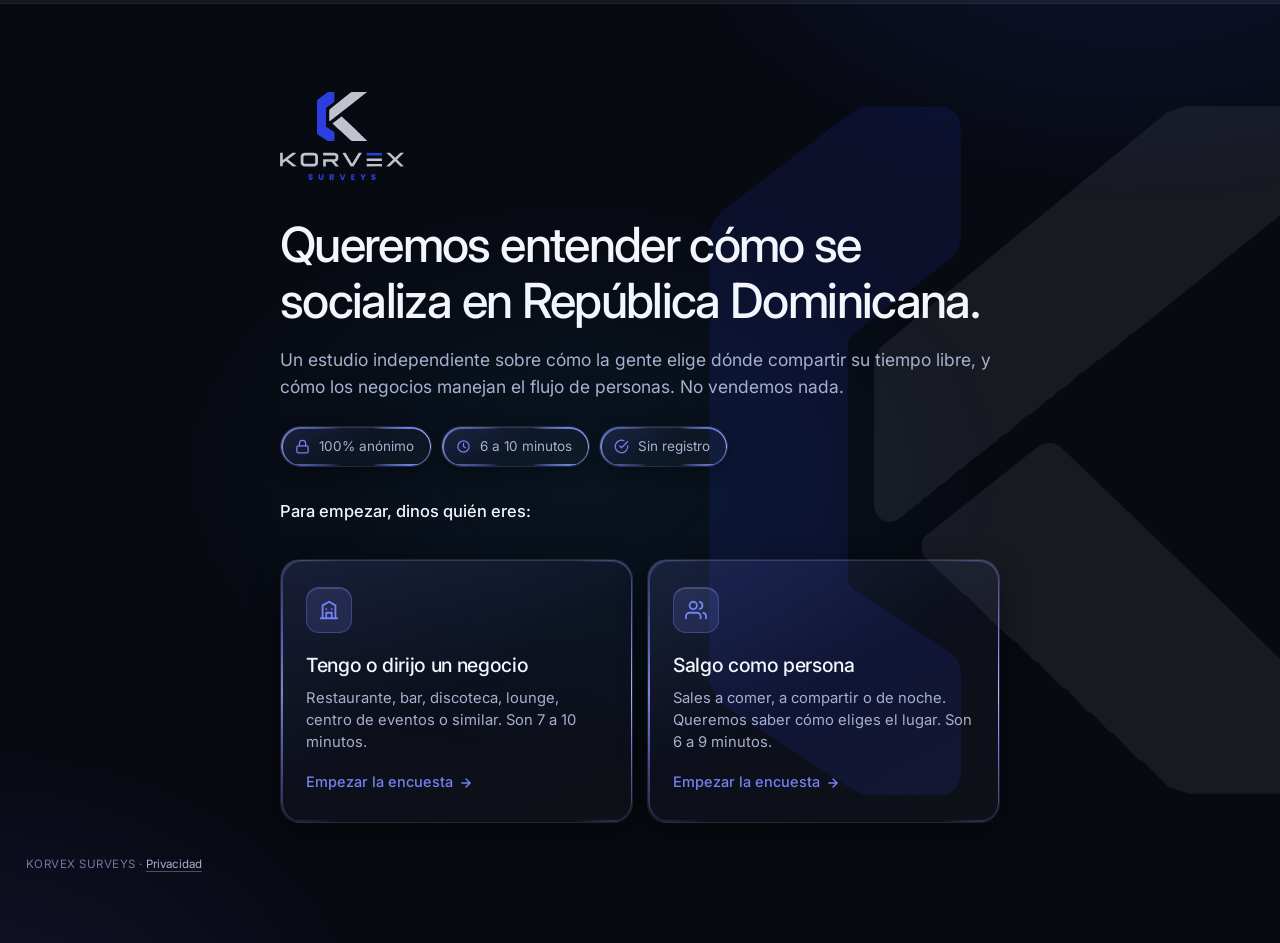
<file: index.html>
<!DOCTYPE html>
<html lang="es">
<head>
<meta charset="utf-8">
<meta name="viewport" content="width=device-width, initial-scale=1, viewport-fit=cover">
<title>Estudio sobre vida social en República Dominicana</title>
<meta name="description" content="Un estudio corto y anónimo sobre cómo se socializa en República Dominicana.">
<meta name="robots" content="noindex, nofollow">
<meta name="theme-color" content="#080a11">
<meta property="og:title" content="Estudio sobre vida social en República Dominicana">
<meta property="og:description" content="Anónimo y toma pocos minutos. Tu respuesta ayuda mucho.">
<meta property="og:type" content="website">
<link rel="icon" href="assets/logo.svg">
<link rel="preconnect" href="https://fonts.googleapis.com">
<link rel="preconnect" href="https://fonts.gstatic.com" crossorigin>
<link href="https://fonts.googleapis.com/css2?family=Inter:wght@400;500&display=swap" rel="stylesheet">
<link rel="stylesheet" href="assets/styles.css">
</head>
<body>

<div class="progress-track"><div class="progress-fill" id="progressFill" style="width:0%"></div></div>

<div class="stage">
  <div class="slide intro">
    <img class="brand" src="assets/logo-full.svg" alt="Korvex Surveys">

    <h1>Queremos entender cómo se socializa en República Dominicana.</h1>
    <p>Un estudio independiente sobre cómo la gente elige dónde compartir su tiempo libre, y cómo los negocios manejan el flujo de personas. No vendemos nada.</p>

    <div class="badges">
      <span class="badge luz">
        <span class="badge-ico"><svg viewBox="0 0 24 24" fill="none" stroke="currentColor" stroke-width="2" stroke-linecap="round" stroke-linejoin="round"><rect x="3" y="11" width="18" height="11" rx="2"/><path d="M7 11V7a5 5 0 0110 0v4"/></svg></span>
        <span>100% anónimo</span>
      </span>
      <span class="badge luz">
        <span class="badge-ico"><svg viewBox="0 0 24 24" fill="none" stroke="currentColor" stroke-width="2" stroke-linecap="round" stroke-linejoin="round"><circle cx="12" cy="12" r="9"/><path d="M12 7v5l3 2"/></svg></span>
        <span>6 a 10 minutos</span>
      </span>
      <span class="badge luz">
        <span class="badge-ico"><svg viewBox="0 0 24 24" fill="none" stroke="currentColor" stroke-width="2" stroke-linecap="round" stroke-linejoin="round"><path d="M22 11.08V12a10 10 0 11-5.93-9.14"/><path d="M22 4L12 14.01l-3-3"/></svg></span>
        <span>Sin registro</span>
      </span>
    </div>

    <p style="font-size:16.5px;color:var(--text);font-weight:500">Para empezar, dinos quién eres:</p>

    <div class="picker">
      <a class="pick luz" id="linkNegocios" href="negocios/">
        <div class="ico">
          <svg viewBox="0 0 24 24" fill="none" stroke="currentColor" stroke-width="2" stroke-linecap="round" stroke-linejoin="round"><path d="M3 21h18"/><path d="M5 21V7l7-4 7 4v14"/><path d="M9 21v-6h6v6"/><path d="M9 11h.01M15 11h.01"/></svg>
        </div>
        <h3>Tengo o dirijo un negocio</h3>
        <p>Restaurante, bar, discoteca, lounge, centro de eventos o similar. Son 7 a 10 minutos.</p>
        <span class="go">Empezar la encuesta
          <svg viewBox="0 0 24 24" fill="none" stroke="currentColor" stroke-width="2.5" stroke-linecap="round" stroke-linejoin="round"><path d="M5 12h14M12 5l7 7-7 7"/></svg>
        </span>
      </a>

      <a class="pick luz" id="linkPersonas" href="personas/">
        <div class="ico">
          <svg viewBox="0 0 24 24" fill="none" stroke="currentColor" stroke-width="2" stroke-linecap="round" stroke-linejoin="round"><path d="M17 21v-2a4 4 0 00-4-4H5a4 4 0 00-4 4v2"/><circle cx="9" cy="7" r="4"/><path d="M23 21v-2a4 4 0 00-3-3.87"/><path d="M16 3.13a4 4 0 010 7.75"/></svg>
        </div>
        <h3>Salgo como persona</h3>
        <p>Sales a comer, a compartir o de noche. Queremos saber cómo eliges el lugar. Son 6 a 9 minutos.</p>
        <span class="go">Empezar la encuesta
          <svg viewBox="0 0 24 24" fill="none" stroke="currentColor" stroke-width="2.5" stroke-linecap="round" stroke-linejoin="round"><path d="M5 12h14M12 5l7 7-7 7"/></svg>
        </span>
      </a>
    </div>
  </div>
</div>

<div class="foot">KORVEX SURVEYS · <button type="button" class="link-priv" id="verPriv">Privacidad</button></div>
<div class="priv" id="priv" hidden>
  <div class="priv-caja glass">
    <h3>Qué hacemos con tus datos</h3>
    <p>La encuesta es anónima. No pedimos tu nombre ni ningún dato que te identifique, salvo que al final decidas dejarnos un contacto — y eso es opcional.</p>
    <p>Si lo dejas, solo lo vemos dos personas del equipo y lo usamos únicamente para escribirte sobre este estudio. No lo vendemos, no lo compartimos y no lo usamos para publicidad.</p>
    <p>Puedes pedir que borremos tus datos escribiendo a <a href="mailto:yedinfermin@gmail.com">yedinfermin@gmail.com</a>.</p>
    <p class="priv-tec">También guardamos, sin identificarte: cuánto te tomó responder, si terminaste, el tipo de dispositivo y por qué enlace llegaste. Sirve para saber si la encuesta está bien hecha.</p>
    <button type="button" class="btn" id="cerrarPriv">Entendido</button>
  </div>
</div>
<script>
(function(){
  var v=document.getElementById("verPriv"), c=document.getElementById("cerrarPriv"), p=document.getElementById("priv");
  v.addEventListener("click",function(){p.hidden=false;});
  c.addEventListener("click",function(){p.hidden=true;});
  p.addEventListener("click",function(e){if(e.target===p)p.hidden=true;});
  document.addEventListener("keydown",function(e){if(e.key==="Escape")p.hidden=true;});
})();
</script>

<script>
  // Conserva el parámetro de seguimiento (?src=...) al pasar a cada encuesta,
  // para poder comparar qué canal de difusión funciona mejor.
  (function () {
    var qs = window.location.search;
    if (!qs) return;
    ['linkNegocios', 'linkPersonas'].forEach(function (id) {
      var el = document.getElementById(id);
      if (el) el.href += qs;
    });
  })();
</script>

</body>
</html>
</file>
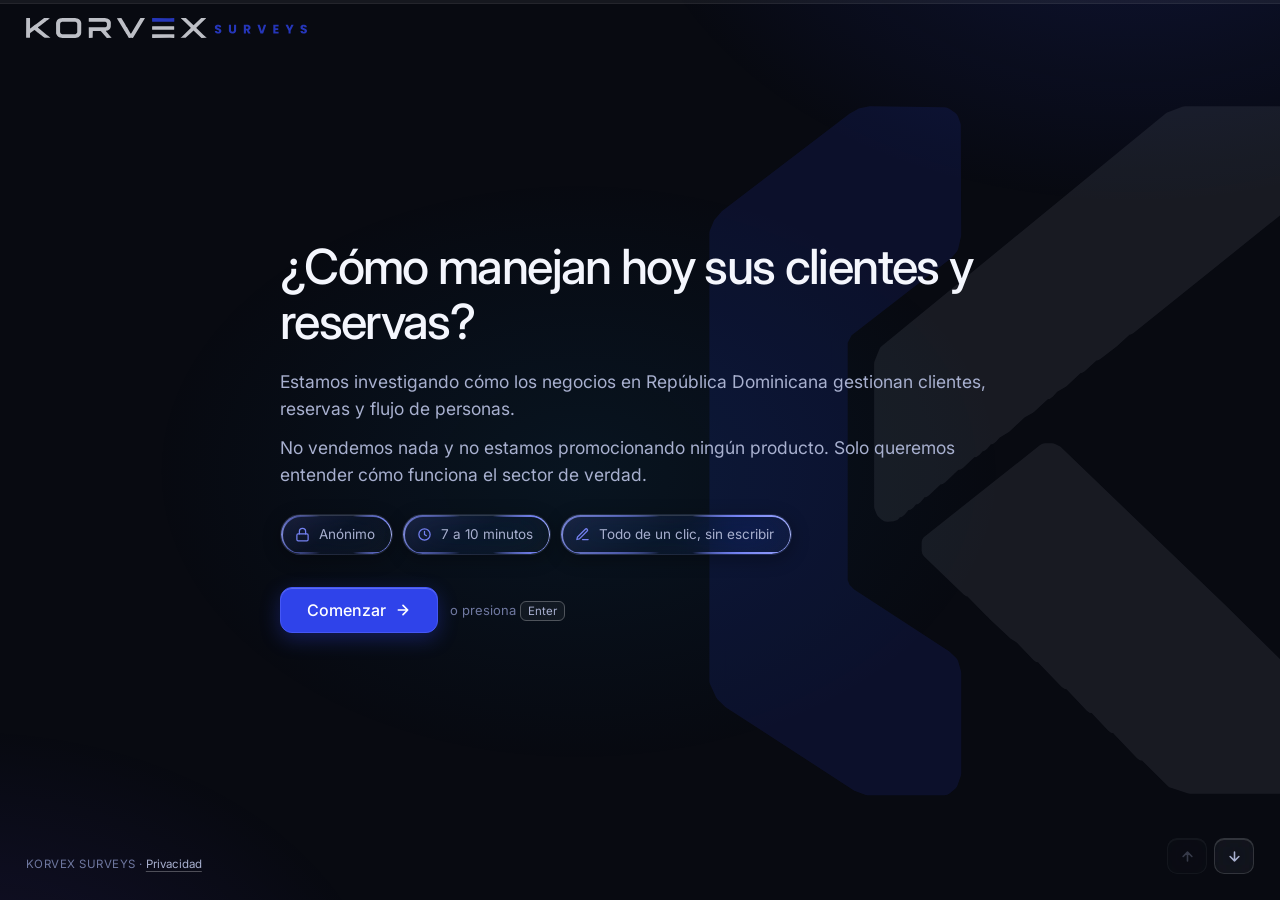
<file: negocios/index.html>
<!DOCTYPE html>
<html lang="es">
<head>
<meta charset="utf-8">
<meta name="viewport" content="width=device-width, initial-scale=1, viewport-fit=cover">
<title>Gestión de clientes y reservas — Estudio para negocios</title>
<meta name="robots" content="noindex, nofollow">
<meta name="theme-color" content="#080a11">
<link rel="icon" href="../assets/logo.svg">
<link rel="preconnect" href="https://fonts.googleapis.com">
<link rel="preconnect" href="https://fonts.gstatic.com" crossorigin>
<link href="https://fonts.googleapis.com/css2?family=Inter:wght@400;500&display=swap" rel="stylesheet">
<link rel="stylesheet" href="../assets/styles.css">
</head>
<body>

<div class="progress-track"><div class="progress-fill" id="progressFill"></div></div>

<header class="topbar">
  <img src="../assets/logo.svg" alt="Korvex Surveys">
  <span class="counter" id="counter"></span>
</header>

<main class="stage" id="stage">
  <div class="slide intro">
    <h1>¿Cómo manejan hoy sus clientes y reservas?</h1>
    <p>Estamos investigando cómo los negocios en República Dominicana gestionan clientes, reservas y flujo de personas.</p>
    <p>No vendemos nada y no estamos promocionando ningún producto. Solo queremos entender cómo funciona el sector de verdad.</p>

    <div class="badges">
      <span class="badge luz">
        <span class="badge-ico"><svg viewBox="0 0 24 24" fill="none" stroke="currentColor" stroke-width="2" stroke-linecap="round" stroke-linejoin="round"><rect x="3" y="11" width="18" height="11" rx="2"/><path d="M7 11V7a5 5 0 0110 0v4"/></svg></span>
        <span>Anónimo</span>
      </span>
      <span class="badge luz">
        <span class="badge-ico"><svg viewBox="0 0 24 24" fill="none" stroke="currentColor" stroke-width="2" stroke-linecap="round" stroke-linejoin="round"><circle cx="12" cy="12" r="9"/><path d="M12 7v5l3 2"/></svg></span>
        <span>7 a 10 minutos</span>
      </span>
      <span class="badge luz">
        <span class="badge-ico"><svg viewBox="0 0 24 24" fill="none" stroke="currentColor" stroke-width="2" stroke-linecap="round" stroke-linejoin="round"><path d="M12 20h9"/><path d="M16.5 3.5a2.12 2.12 0 013 3L7 19l-4 1 1-4z"/></svg></span>
        <span>Todo de un clic, sin escribir</span>
      </span>
    </div>

    <div class="actions">
      <button class="btn" id="begin">Comenzar
        <svg style="width:16px;height:16px" viewBox="0 0 24 24" fill="none" stroke="currentColor" stroke-width="2.5" stroke-linecap="round" stroke-linejoin="round"><path d="M5 12h14M12 5l7 7-7 7"/></svg>
      </button>
      <span class="hint">o presiona <kbd>Enter</kbd></span>
    </div>
  </div>
</main>

<div class="navpad">
  <button class="navbtn" id="navUp" disabled aria-label="Pregunta anterior">
    <svg viewBox="0 0 24 24" fill="none" stroke="currentColor" stroke-width="2.5" stroke-linecap="round" stroke-linejoin="round"><path d="M12 19V5M5 12l7-7 7 7"/></svg>
  </button>
  <button class="navbtn" id="navDown" aria-label="Siguiente pregunta">
    <svg viewBox="0 0 24 24" fill="none" stroke="currentColor" stroke-width="2.5" stroke-linecap="round" stroke-linejoin="round"><path d="M12 5v14M5 12l7 7 7-7"/></svg>
  </button>
</div>

<div class="foot">KORVEX SURVEYS · <button type="button" class="link-priv" id="verPriv">Privacidad</button></div>
<div class="priv" id="priv" hidden>
  <div class="priv-caja glass">
    <h3>Qué hacemos con tus datos</h3>
    <p>La encuesta es anónima. No pedimos tu nombre ni ningún dato que te identifique, salvo que al final decidas dejarnos un contacto — y eso es opcional.</p>
    <p>Si lo dejas, solo lo vemos dos personas del equipo y lo usamos únicamente para escribirte sobre este estudio. No lo vendemos, no lo compartimos y no lo usamos para publicidad.</p>
    <p>Puedes pedir que borremos tus datos escribiendo a <a href="mailto:yedinfermin@gmail.com">yedinfermin@gmail.com</a>.</p>
    <p class="priv-tec">También guardamos, sin identificarte: cuánto te tomó responder, si terminaste, el tipo de dispositivo y por qué enlace llegaste. Sirve para saber si la encuesta está bien hecha.</p>
    <button type="button" class="btn" id="cerrarPriv">Entendido</button>
  </div>
</div>
<script>
(function(){
  var v=document.getElementById("verPriv"), c=document.getElementById("cerrarPriv"), p=document.getElementById("priv");
  v.addEventListener("click",function(){p.hidden=false;});
  c.addEventListener("click",function(){p.hidden=true;});
  p.addEventListener("click",function(e){if(e.target===p)p.hidden=true;});
  document.addEventListener("keydown",function(e){if(e.key==="Escape")p.hidden=true;});
})();
</script>

<script src="../assets/config.js"></script>
<script src="../assets/engine.js"></script>
<script src="../assets/survey-negocios.js"></script>
<script>
(function () {
  var started = false;
  function arrancar() {
    if (started) return;
    started = true;
    var s = new KorvexSurvey({
      surveyType: 'negocios',
      questions: window.PREGUNTAS_NEGOCIOS,
      doneTitle: 'Gracias por tu tiempo.',
      doneText: 'Tus respuestas nos ayudan a entender mejor lo que viven negocios como el tuyo. Si dejaste tu contacto, te escribimos pronto.'
    });
    s.start();
  }
  document.getElementById('begin').addEventListener('click', arrancar);
  document.addEventListener('keydown', function onKey(e) {
    if (e.key === 'Enter' && !started) { e.preventDefault(); arrancar(); }
  });
})();
</script>

</body>
</html>
</file>
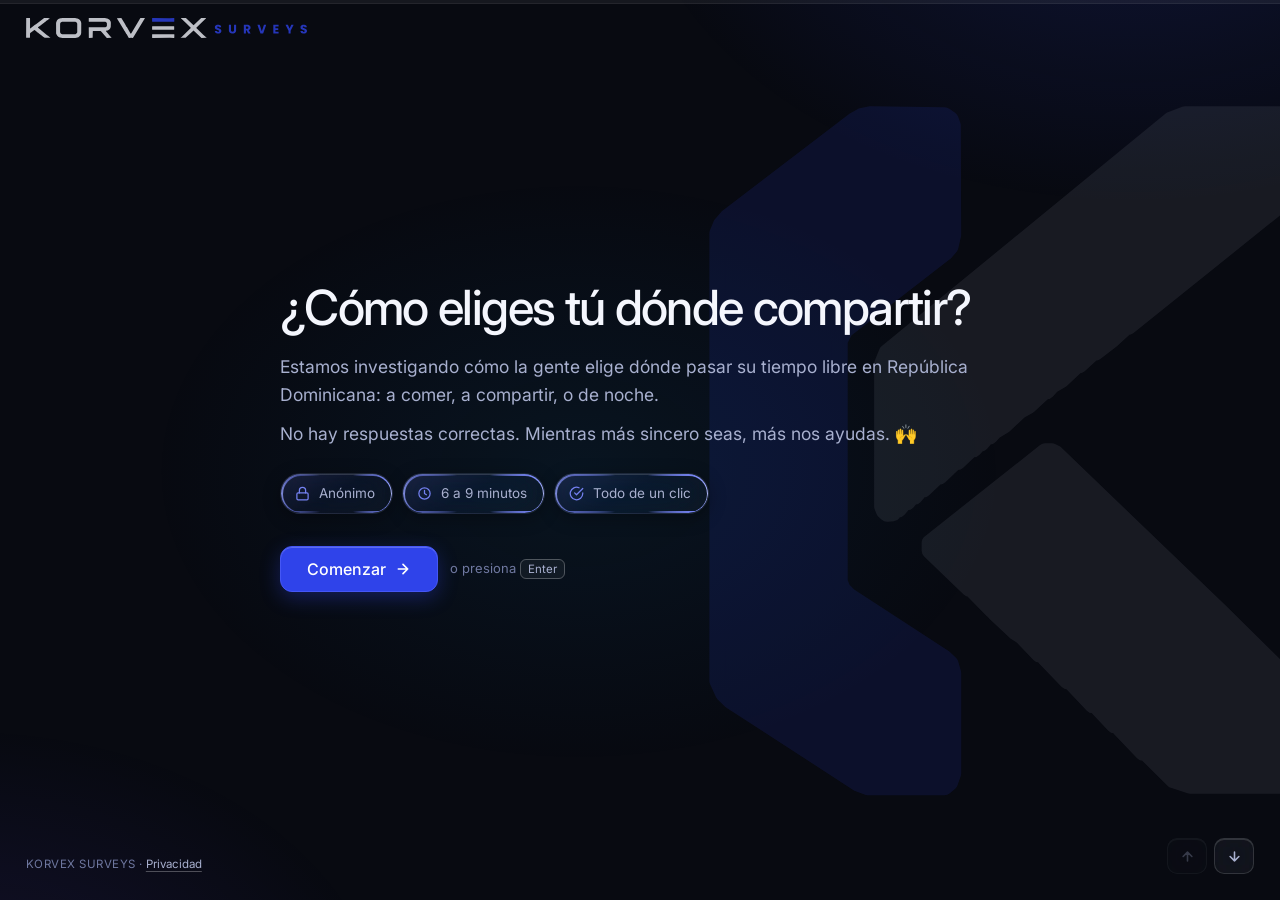
<file: personas/index.html>
<!DOCTYPE html>
<html lang="es">
<head>
<meta charset="utf-8">
<meta name="viewport" content="width=device-width, initial-scale=1, viewport-fit=cover">
<title>¿Cómo eliges dónde compartir? — Estudio en RD</title>
<meta name="robots" content="noindex, nofollow">
<meta name="theme-color" content="#080a11">
<link rel="icon" href="../assets/logo.svg">
<link rel="preconnect" href="https://fonts.googleapis.com">
<link rel="preconnect" href="https://fonts.gstatic.com" crossorigin>
<link href="https://fonts.googleapis.com/css2?family=Inter:wght@400;500&display=swap" rel="stylesheet">
<link rel="stylesheet" href="../assets/styles.css">
</head>
<body>

<div class="progress-track"><div class="progress-fill" id="progressFill"></div></div>

<header class="topbar">
  <img src="../assets/logo.svg" alt="Korvex Surveys">
  <span class="counter" id="counter"></span>
</header>

<main class="stage" id="stage">
  <div class="slide intro">
    <h1>¿Cómo eliges tú dónde compartir?</h1>
    <p>Estamos investigando cómo la gente elige dónde pasar su tiempo libre en República Dominicana: a comer, a compartir, o de noche.</p>
    <p>No hay respuestas correctas. Mientras más sincero seas, más nos ayudas. 🙌</p>

    <div class="badges">
      <span class="badge luz">
        <span class="badge-ico"><svg viewBox="0 0 24 24" fill="none" stroke="currentColor" stroke-width="2" stroke-linecap="round" stroke-linejoin="round"><rect x="3" y="11" width="18" height="11" rx="2"/><path d="M7 11V7a5 5 0 0110 0v4"/></svg></span>
        <span>Anónimo</span>
      </span>
      <span class="badge luz">
        <span class="badge-ico"><svg viewBox="0 0 24 24" fill="none" stroke="currentColor" stroke-width="2" stroke-linecap="round" stroke-linejoin="round"><circle cx="12" cy="12" r="9"/><path d="M12 7v5l3 2"/></svg></span>
        <span>6 a 9 minutos</span>
      </span>
      <span class="badge luz">
        <span class="badge-ico"><svg viewBox="0 0 24 24" fill="none" stroke="currentColor" stroke-width="2" stroke-linecap="round" stroke-linejoin="round"><path d="M22 11.08V12a10 10 0 11-5.93-9.14"/><path d="M22 4L12 14.01l-3-3"/></svg></span>
        <span>Todo de un clic</span>
      </span>
    </div>

    <div class="actions">
      <button class="btn" id="begin">Comenzar
        <svg style="width:16px;height:16px" viewBox="0 0 24 24" fill="none" stroke="currentColor" stroke-width="2.5" stroke-linecap="round" stroke-linejoin="round"><path d="M5 12h14M12 5l7 7-7 7"/></svg>
      </button>
      <span class="hint">o presiona <kbd>Enter</kbd></span>
    </div>
  </div>
</main>

<div class="navpad">
  <button class="navbtn" id="navUp" disabled aria-label="Pregunta anterior">
    <svg viewBox="0 0 24 24" fill="none" stroke="currentColor" stroke-width="2.5" stroke-linecap="round" stroke-linejoin="round"><path d="M12 19V5M5 12l7-7 7 7"/></svg>
  </button>
  <button class="navbtn" id="navDown" aria-label="Siguiente pregunta">
    <svg viewBox="0 0 24 24" fill="none" stroke="currentColor" stroke-width="2.5" stroke-linecap="round" stroke-linejoin="round"><path d="M12 5v14M5 12l7 7 7-7"/></svg>
  </button>
</div>

<div class="foot">KORVEX SURVEYS · <button type="button" class="link-priv" id="verPriv">Privacidad</button></div>
<div class="priv" id="priv" hidden>
  <div class="priv-caja glass">
    <h3>Qué hacemos con tus datos</h3>
    <p>La encuesta es anónima. No pedimos tu nombre ni ningún dato que te identifique, salvo que al final decidas dejarnos un contacto — y eso es opcional.</p>
    <p>Si lo dejas, solo lo vemos dos personas del equipo y lo usamos únicamente para escribirte sobre este estudio. No lo vendemos, no lo compartimos y no lo usamos para publicidad.</p>
    <p>Puedes pedir que borremos tus datos escribiendo a <a href="mailto:yedinfermin@gmail.com">yedinfermin@gmail.com</a>.</p>
    <p class="priv-tec">También guardamos, sin identificarte: cuánto te tomó responder, si terminaste, el tipo de dispositivo y por qué enlace llegaste. Sirve para saber si la encuesta está bien hecha.</p>
    <button type="button" class="btn" id="cerrarPriv">Entendido</button>
  </div>
</div>
<script>
(function(){
  var v=document.getElementById("verPriv"), c=document.getElementById("cerrarPriv"), p=document.getElementById("priv");
  v.addEventListener("click",function(){p.hidden=false;});
  c.addEventListener("click",function(){p.hidden=true;});
  p.addEventListener("click",function(e){if(e.target===p)p.hidden=true;});
  document.addEventListener("keydown",function(e){if(e.key==="Escape")p.hidden=true;});
})();
</script>

<script src="../assets/config.js"></script>
<script src="../assets/engine.js"></script>
<script src="../assets/survey-personas.js"></script>
<script>
(function () {
  var started = false;
  function arrancar() {
    if (started) return;
    started = true;
    var s = new KorvexSurvey({
      surveyType: 'personas',
      questions: window.PREGUNTAS_PERSONAS,
      doneTitle: '¡Gracias! De verdad.',
      doneText: 'Tus respuestas nos ayudan a entender cómo se vive salir en RD. Si dejaste tu contacto, te avisamos cuando haya algo que probar.'
    });
    s.start();
  }
  document.getElementById('begin').addEventListener('click', arrancar);
  document.addEventListener('keydown', function onKey(e) {
    if (e.key === 'Enter' && !started) { e.preventDefault(); arrancar(); }
  });
})();
</script>

</body>
</html>
</file>
<file: assets/styles.css>
/* KORVEX SURVEYS — hoja de estilos
   Vidrio esmerilado sobre fondo nocturno.
   Tokens y reglas documentados en DESIGN_SYSTEM.md */

:root {
  --bg: #080a11;

  --glass: rgba(255,255,255,.045);
  --glass-hover: rgba(255,255,255,.075);
  --glass-sel: rgba(70,92,255,.19);
  --glass-line: rgba(255,255,255,.14);
  --glass-line-hi: rgba(255,255,255,.26);
  --blur: 20px;
  --sat: 170%;
  --specular: inset 0 1px 0 rgba(255,255,255,.14);
  --lift: 0 8px 28px rgba(0,0,0,.38);

  --blue: #2f43ea;          /* relleno */
  --blue-fill-hi: #4557f5;  /* relleno al pasar el cursor — blanco encima da 5.3:1 */
  --blue-text: #7481f1;     /* texto e íconos sobre oscuro — 5.2:1 sobre el fondo */
  --ok: #34d8a4;
  --danger: #ff6b6f;

  --text: #f4f6fd;
  --text-2: #a8b0cf;
  --text-3: #6f78a0;

  --r-sm: 10px;
  --r: 14px;
  --r-lg: 20px;
  --wrap: 720px;
  --marca: .12;            /* marca de agua del fondo — tope antes de romper contraste */

  --font: 'Inter', -apple-system, BlinkMacSystemFont, 'Segoe UI', Roboto, sans-serif;
  --ease: cubic-bezier(.22, 1, .36, 1);
}

* { box-sizing: border-box; margin: 0; padding: 0; -webkit-tap-highlight-color: transparent; }

html, body {
  height: 100%;
  background: var(--bg);
  color: var(--text);
  font-family: var(--font);
  font-size: 17px;
  line-height: 1.55;
  -webkit-font-smoothing: antialiased;
  overscroll-behavior: none;
}

/* Halos de color. Sin algo que refractar, el vidrio no se percibe. */
body::before {
  content: '';
  position: fixed;
  inset: -10%;
  background:
    radial-gradient(48rem 34rem at 82% -6%,  rgba(47,67,234,.18), transparent 62%),
    radial-gradient(42rem 30rem at 6% 104%,  rgba(109,75,255,.12), transparent 60%),
    radial-gradient(38rem 26rem at 46% 52%,  rgba(14,126,196,.09), transparent 66%);
  pointer-events: none;
  z-index: 0;
}

/* Marca de agua. El ícono grande, sangrado por el borde derecho.
   La opacidad se ajusta con --marca: por encima de .12 el texto deja de
   cumplir contraste AA donde se encima al ala plateada del ícono. */
body::after {
  content: '';
  position: fixed;
  top: 50%;
  right: -14vmin;
  width: 78vmin;
  height: 78vmin;
  transform: translateY(-50%);
  background: url('marca-fondo.svg') no-repeat center / contain;
  opacity: var(--marca);
  pointer-events: none;
  z-index: 0;
}

/* ---------- material ---------- */

.glass {
  background: var(--glass);
  -webkit-backdrop-filter: blur(var(--blur)) saturate(var(--sat));
  backdrop-filter: blur(var(--blur)) saturate(var(--sat));
  border: 1px solid var(--glass-line);
  box-shadow: var(--specular), var(--lift);
}

/* Sin soporte de backdrop-filter: relleno opaco equivalente.
   Nunca se deja texto flotando sobre el fondo. */
@supports not ((backdrop-filter: blur(1px)) or (-webkit-backdrop-filter: blur(1px))) {
  .glass, .opt, .textarea, .btn.ghost, .navbtn, .qmeta { background: #171b28 !important; }
  .pick, .badge { background: #1b2038 !important; }
}

/* ---------- barra de progreso ---------- */
.progress-track {
  position: fixed;
  top: 0; left: 0; right: 0;
  height: 4px;
  background: rgba(255,255,255,.06);
  border-bottom: 1px solid rgba(255,255,255,.06);
  z-index: 50;
}
.progress-fill {
  height: 100%;
  width: 0%;
  background: linear-gradient(90deg, var(--blue), var(--blue-text));
  transition: width .5s var(--ease);
}

/* ---------- cabecera ---------- */
.topbar {
  position: fixed;
  top: 0; left: 0; right: 0;
  display: flex;
  align-items: center;
  justify-content: space-between;
  padding: 18px 26px;
  z-index: 40;
  pointer-events: none;
}
.topbar img { height: 20px; opacity: .78; }
.counter {
  font-size: 12px;
  font-weight: 500;
  color: var(--text-3);
  font-variant-numeric: tabular-nums;
  letter-spacing: .08em;
}

/* ---------- lienzo ---------- */
.stage {
  position: relative;
  z-index: 1;
  min-height: 100dvh;
  display: flex;
  align-items: center;
  justify-content: center;
  padding: 92px 26px 120px;
}
.slide {
  width: 100%;
  max-width: var(--wrap);
  animation: slideIn .5s var(--ease) both;
}
.slide.leaving { animation: slideOut .26s var(--ease) both; }
.slide.back { animation: slideInBack .5s var(--ease) both; }

@keyframes slideIn     { from { opacity:0; transform: translateY(24px) scale(.985); } to { opacity:1; transform:none; } }
@keyframes slideInBack { from { opacity:0; transform: translateY(-24px) scale(.985); } to { opacity:1; transform:none; } }
@keyframes slideOut    { from { opacity:1; } to { opacity:0; transform: translateY(-12px); } }

.qnum {
  display: inline-flex;
  align-items: center;
  gap: 7px;
  color: var(--blue-text);
  font-size: 13px;
  font-weight: 500;
  margin-bottom: 13px;
  letter-spacing: .04em;
}
.qnum svg { width: 11px; height: 11px; }

.qtitle {
  font-size: clamp(1.4rem, 4.3vw, 2rem);
  font-weight: 500;
  line-height: 1.26;
  letter-spacing: -.022em;
  margin-bottom: 10px;
}
/* La ayuda bajo el título llevaba instrucciones que la gente se saltaba.
   Sube de 15 a 16.5 px y gana aire para que se lea de verdad. */
.qhelp {
  color: var(--text-2);
  font-size: 16.5px;
  line-height: 1.55;
  margin-top: 5px;
}

/* "Opcional" y "Puedes elegir varias" estaban en gris sobre vidrio y pasaban
   desapercibidos. Van en azul sólido, como el botón, para que se vean. */
.qmeta {
  display: inline-block;
  margin-top: 14px;
  font-size: 13.5px;
  font-weight: 500;
  color: #fff;
  background: var(--blue);
  border: 1px solid var(--blue-fill-hi);
  border-radius: 999px;
  padding: 6px 16px;
  box-shadow: inset 0 1px 0 rgba(255, 255, 255, .22), 0 4px 14px rgba(47, 67, 234, .3);
}


/* Borde de luz giratorio. El ángulo se anima con @property, que es lo que
   permite interpolar un conic-gradient. Sin soporte, la regla @supports de
   más abajo deja un borde fijo y todo se ve igual de bien. */
@property --giro { syntax: '<angle>'; initial-value: 0deg; inherits: false; }

.luz { position: relative; isolation: isolate; }
.luz::before {
  content: '';
  position: absolute;
  inset: 0;
  border-radius: inherit;
  padding: 1.5px;
  background: conic-gradient(from var(--giro),
    transparent 0deg, transparent 42deg,
    rgba(124,138,255,.95) 74deg, rgba(180,190,255,1) 90deg, rgba(124,138,255,.95) 106deg,
    transparent 138deg, transparent 222deg,
    rgba(124,138,255,.6) 252deg, rgba(150,162,255,.8) 270deg, rgba(124,138,255,.6) 288deg,
    transparent 318deg, transparent 360deg);
  -webkit-mask: linear-gradient(#000 0 0) content-box, linear-gradient(#000 0 0);
  -webkit-mask-composite: xor;
  mask: linear-gradient(#000 0 0) content-box, linear-gradient(#000 0 0);
  mask-composite: exclude;
  animation: giroLuz 5s linear infinite;
  pointer-events: none;
  z-index: 2;
}
@keyframes giroLuz { to { --giro: 360deg; } }

/* El navegador no soporta animar el ángulo: borde fijo con el mismo aspecto. */
@supports not (background: conic-gradient(from 0deg, red, blue)) {
  .luz::before { background: linear-gradient(135deg, rgba(124,138,255,.85), transparent 45%, transparent 60%, rgba(124,138,255,.5)); animation: none; }
}
@media (prefers-reduced-motion: reduce) { .luz::before { animation: none; } }

/* ---------- opciones ---------- */
.options { margin-top: 26px; display: flex; flex-direction: column; gap: 10px; }

.opt {
  display: flex;
  align-items: center;
  gap: 13px;
  width: 100%;
  min-height: 48px;
  text-align: left;
  background: var(--glass);
  -webkit-backdrop-filter: blur(var(--blur)) saturate(var(--sat));
  backdrop-filter: blur(var(--blur)) saturate(var(--sat));
  border: 1px solid var(--glass-line);
  border-radius: var(--r);
  box-shadow: var(--specular), var(--lift);
  padding: 15px 17px;
  color: var(--text);
  font-family: var(--font);
  font-size: 16px;
  cursor: pointer;
  transition: background .2s, border-color .2s, transform .14s var(--ease), box-shadow .2s;
}
.opt:hover { background: var(--glass-hover); border-color: var(--glass-line-hi); }
.opt:active { transform: scale(.99); }
.opt:focus-visible { outline: 2px solid var(--blue-text); outline-offset: 2px; }

.opt.selected {
  background: var(--glass-sel);
  border-color: var(--blue);
  box-shadow: var(--specular), var(--lift), 0 0 0 1px rgba(116,129,241,.5);
}
.opt.disabled { opacity: .38; cursor: not-allowed; box-shadow: var(--specular); }

.key {
  flex: 0 0 auto;
  width: 27px; height: 27px;
  display: grid; place-items: center;
  border: 1px solid var(--glass-line-hi);
  border-radius: 7px;
  font-size: 12px;
  font-weight: 500;
  color: var(--text-2);
  transition: all .2s;
}
.opt.selected .key {
  background: var(--blue);
  border-color: var(--blue-fill-hi);
  color: #fff;
  box-shadow: inset 0 1px 0 rgba(255,255,255,.28);
}
.opt-label { flex: 1; }
.tick { width: 17px; height: 17px; opacity: 0; transition: opacity .2s; color: var(--blue-text); flex: 0 0 auto; }
.opt.selected .tick { opacity: 1; }

/* ---------- campos ---------- */
.field, .other-input {
  width: 100%;
  background: transparent;
  border: none;
  border-bottom: 1px solid var(--glass-line-hi);
  color: var(--text);
  font-family: var(--font);
  font-size: 19px;
  padding: 12px 2px;
  outline: none;
  transition: border-color .2s;
}
.field::placeholder, .textarea::placeholder { color: var(--text-3); }
.field:focus, .other-input:focus { border-bottom-color: var(--blue-text); }

.textarea {
  width: 100%;
  background: var(--glass);
  -webkit-backdrop-filter: blur(var(--blur)) saturate(var(--sat));
  backdrop-filter: blur(var(--blur)) saturate(var(--sat));
  border: 1px solid var(--glass-line);
  border-radius: var(--r);
  box-shadow: var(--specular), var(--lift);
  color: var(--text);
  font-family: var(--font);
  font-size: 16.5px;
  line-height: 1.6;
  padding: 16px 17px;
  min-height: 136px;
  resize: vertical;
  outline: none;
  transition: border-color .2s, background .2s;
}
.textarea:focus { border-color: var(--blue); background: var(--glass-hover); }

.other-input {
  font-size: 15px;
  padding: 8px 2px;
  margin: 5px 0 2px 40px;
  width: calc(100% - 40px);
}

.contact-grid { margin-top: 26px; display: flex; flex-direction: column; gap: 19px; }
.contact-grid label { display: block; font-size: 13px; color: var(--text-2); margin-bottom: 2px; letter-spacing: .01em; }

/* ---------- acciones ---------- */
.actions { margin-top: 30px; display: flex; align-items: center; gap: 12px; flex-wrap: wrap; }

.btn {
  display: inline-flex;
  align-items: center;
  gap: 9px;
  min-height: 46px;
  background: var(--blue);
  color: #fff;
  border: 1px solid var(--blue-fill-hi);
  border-radius: 12px;
  padding: 12px 26px;
  font-family: var(--font);
  font-size: 16px;
  font-weight: 500;
  cursor: pointer;
  transition: background .18s, transform .14s var(--ease), box-shadow .2s;
  box-shadow: inset 0 1px 0 rgba(255,255,255,.22), 0 6px 20px rgba(47,67,234,.32);
}
.btn:hover { background: var(--blue-fill-hi); box-shadow: inset 0 1px 0 rgba(255,255,255,.28), 0 8px 26px rgba(47,67,234,.44); }
.btn:active { transform: scale(.975); }
.btn:focus-visible { outline: 2px solid #fff; outline-offset: 2px; }
.btn:disabled { background: rgba(255,255,255,.07); border-color: var(--glass-line); color: var(--text-3); box-shadow: none; cursor: not-allowed; }

.btn.ghost {
  background: var(--glass);
  -webkit-backdrop-filter: blur(var(--blur)) saturate(var(--sat));
  backdrop-filter: blur(var(--blur)) saturate(var(--sat));
  border-color: var(--glass-line-hi);
  color: var(--text-2);
  box-shadow: var(--specular);
}
.btn.ghost:hover { background: var(--glass-hover); color: var(--text); box-shadow: var(--specular); }

.hint { font-size: 13px; color: var(--text-3); }
.hint kbd {
  background: var(--glass);
  border: 1px solid var(--glass-line-hi);
  border-radius: 6px;
  padding: 2px 7px;
  font-family: inherit;
  font-size: 11.5px;
  color: var(--text-2);
}
.err { color: var(--danger); font-size: 14px; margin-top: 14px; min-height: 20px; }

/* ---------- navegación ---------- */
.navpad { position: fixed; right: 26px; bottom: 26px; display: flex; gap: 7px; z-index: 40; }
.navbtn {
  width: 40px; height: 36px;
  display: grid; place-items: center;
  background: var(--glass);
  -webkit-backdrop-filter: blur(var(--blur)) saturate(var(--sat));
  backdrop-filter: blur(var(--blur)) saturate(var(--sat));
  border: 1px solid var(--glass-line);
  box-shadow: var(--specular);
  color: var(--text-2);
  border-radius: var(--r-sm);
  cursor: pointer;
  transition: all .18s;
}
.navbtn:hover:not(:disabled) { background: var(--blue); border-color: var(--blue-fill-hi); color: #fff; }
.navbtn:focus-visible { outline: 2px solid var(--blue-text); outline-offset: 2px; }
.navbtn:disabled { opacity: .3; cursor: not-allowed; }
.navbtn svg { width: 15px; height: 15px; }

/* ---------- portada ---------- */
.intro { max-width: var(--wrap); }
.intro .brand { height: 88px; margin-bottom: 30px; opacity: .95; }
.intro h1 {
  font-size: clamp(1.9rem, 6vw, 2.85rem);
  font-weight: 500;
  letter-spacing: -.034em;
  line-height: 1.14;
  margin-bottom: 18px;
}
.intro p { color: var(--text-2); font-size: 17.5px; margin-bottom: 12px; }

/* Píldoras informativas. El ícono flota al pasar el cursor.
   Adaptado del botón de MrD4rio en Uiverse: se conserva el vuelo del ícono,
   pero no la parte que desplaza el texto fuera — aquí el texto ES el dato. */
.badges { display: flex; gap: 9px; flex-wrap: wrap; margin: 26px 0 32px; }
.badge {
  display: inline-flex;
  align-items: center;
  gap: 9px;
  /* vidrio con el tinte azul-violeta en el centro, más claro arriba */
  background:
    linear-gradient(152deg, rgba(124,138,255,.16), rgba(124,138,255,.05) 48%, rgba(255,255,255,.03));
  -webkit-backdrop-filter: blur(var(--blur)) saturate(var(--sat));
  backdrop-filter: blur(var(--blur)) saturate(var(--sat));
  border: 1px solid rgba(255,255,255,.07);
  box-shadow: var(--specular), 0 4px 18px rgba(0,0,0,.32);
  border-radius: 999px;
  padding: 9px 17px 9px 14px;
  font-size: 13.5px;
  font-family: var(--font);
  color: var(--text-2);
  transition: background .26s var(--ease), transform .18s var(--ease);
}
.badge:hover {
  background:
    linear-gradient(152deg, rgba(124,138,255,.24), rgba(124,138,255,.08) 48%, rgba(255,255,255,.05));
  transform: translateY(-1px);
}
.badge > span:last-child { position: relative; z-index: 3; }
.badge .badge-ico { position: relative; z-index: 3; }
.badge-ico {
  display: grid;
  place-items: center;
  flex: 0 0 auto;
  color: var(--blue-text);
  transition: transform .3s ease-in-out;
}
.badge:hover .badge-ico { animation: flotar .6s ease-in-out infinite alternate; }
.badge:hover .badge-ico svg { transform: scale(1.14); }
.badge svg { width: 15px; height: 15px; display: block; transform-origin: center; transition: transform .3s ease-in-out; }
.badge span { display: block; }

@keyframes flotar {
  from { transform: translateY(1.5px); }
  to   { transform: translateY(-1.5px); }
}

/* ---------- selector ---------- */
.picker { display: grid; gap: 14px; margin-top: 34px; grid-template-columns: 1fr; }
@media (min-width: 720px) { .picker { grid-template-columns: 1fr 1fr; } }

.pick {
  display: block;
  text-align: left;
  text-decoration: none;
  background:
    linear-gradient(152deg, rgba(124,138,255,.15), rgba(124,138,255,.045) 50%, rgba(255,255,255,.03));
  -webkit-backdrop-filter: blur(var(--blur)) saturate(var(--sat));
  backdrop-filter: blur(var(--blur)) saturate(var(--sat));
  border: 1px solid rgba(255,255,255,.07);
  box-shadow: var(--specular), var(--lift);
  border-radius: var(--r-lg);
  padding: 27px 25px;
  color: var(--text);
  cursor: pointer;
  transition: background .26s var(--ease), transform .26s var(--ease), box-shadow .26s var(--ease);
  font-family: var(--font);
}
.pick:hover {
  background:
    linear-gradient(152deg, rgba(124,138,255,.24), rgba(124,138,255,.08) 50%, rgba(255,255,255,.05));
  transform: translateY(-3px);
  box-shadow: var(--specular), 0 16px 40px rgba(0,0,0,.46);
}
.pick > * { position: relative; z-index: 3; }
.pick:focus-visible { outline: 2px solid var(--blue-text); outline-offset: 3px; }
.pick .ico {
  width: 46px; height: 46px;
  display: grid; place-items: center;
  background: rgba(116,129,241,.16);
  border: 1px solid rgba(116,129,241,.34);
  box-shadow: inset 0 1px 0 rgba(255,255,255,.16);
  border-radius: 13px;
  margin-bottom: 17px;
  color: var(--blue-text);
}
.pick .ico svg { width: 22px; height: 22px; }
.pick h3 { font-size: 19.5px; font-weight: 500; margin-bottom: 7px; letter-spacing: -.018em; }
.pick p { color: var(--text-2); font-size: 14.8px; line-height: 1.5; margin: 0; }
.pick .go { display: inline-flex; align-items: center; gap: 6px; margin-top: 18px; color: var(--blue-text); font-size: 14.5px; font-weight: 500; }
.pick .go svg { width: 14px; height: 14px; transition: transform .22s var(--ease); }
.pick:hover .go svg { transform: translateX(4px); }

/* ---------- pantalla final ---------- */
.done { text-align: center; max-width: 520px; margin: 0 auto; }
.done .check {
  width: 74px; height: 74px;
  margin: 0 auto 26px;
  display: grid; place-items: center;
  background: rgba(52,216,164,.13);
  -webkit-backdrop-filter: blur(var(--blur)) saturate(var(--sat));
  backdrop-filter: blur(var(--blur)) saturate(var(--sat));
  border: 1px solid rgba(52,216,164,.42);
  box-shadow: inset 0 1px 0 rgba(255,255,255,.2), 0 8px 30px rgba(52,216,164,.14);
  border-radius: 50%;
  color: var(--ok);
  animation: pop .55s var(--ease) both;
}
.done .check svg { width: 32px; height: 32px; }
@keyframes pop { from { transform: scale(.55); opacity: 0; } to { transform: scale(1); opacity: 1; } }
.done h2 { font-size: 1.9rem; font-weight: 500; margin-bottom: 14px; letter-spacing: -.028em; }
.done p { color: var(--text-2); font-size: 16.5px; }

.spinner {
  width: 19px; height: 19px;
  border: 2.5px solid rgba(255,255,255,.3);
  border-top-color: #fff;
  border-radius: 50%;
  animation: spin .7s linear infinite;
}
@keyframes spin { to { transform: rotate(360deg); } }

.foot { position: fixed; left: 26px; bottom: 26px; font-size: 11.5px; color: var(--text-3); z-index: 40; letter-spacing: .04em; }

.hp { position: absolute; left: -9999px; opacity: 0; height: 0; width: 0; pointer-events: none; }

/* ---------- aviso de privacidad ---------- */
.link-priv {
  background: none; border: none; padding: 0;
  font: inherit; color: var(--text-2);
  text-decoration: underline; text-underline-offset: 3px;
  text-decoration-color: rgba(255,255,255,.28);
  cursor: pointer;
}
.link-priv:hover { color: var(--text); }
.foot { pointer-events: auto; }

.priv {
  position: fixed; inset: 0; z-index: 90;
  display: flex; align-items: center; justify-content: center;
  padding: 24px;
  background: rgba(4,5,10,.68);
  -webkit-backdrop-filter: blur(6px);
  backdrop-filter: blur(6px);
  animation: fadeIn .22s var(--ease) both;
}
.priv[hidden] { display: none; }
@keyframes fadeIn { from { opacity: 0; } to { opacity: 1; } }

.priv-caja {
  max-width: 480px; width: 100%;
  border-radius: var(--r-lg);
  padding: 26px 26px 22px;
  animation: slideIn .3s var(--ease) both;
}
.priv-caja h3 { font-size: 19px; font-weight: 500; letter-spacing: -.02em; margin-bottom: 13px; }
.priv-caja p { color: var(--text-2); font-size: 14.5px; margin-bottom: 12px; }
.priv-caja a { color: var(--blue-text); }
.priv-tec { font-size: 13px !important; color: var(--text-3) !important; }
.priv-caja .btn { margin-top: 8px; }

/* ---------- móvil ---------- */
@media (max-width: 640px) {
  :root { --blur: 16px; --marca: .07; }   /* en pantalla estrecha el texto se le encima */          /* menos trabajo de compositor en gama media */
  body { font-size: 16px; }
  .stage { padding: 78px 18px 104px; }
  .navpad { bottom: 16px; right: 16px; }
  .foot { bottom: 21px; left: 18px; }
  .topbar { padding: 15px 18px; }
  .opt { padding: 14px 15px; font-size: 15.5px; }
  .pick { padding: 22px 20px; }
  .intro .brand { height: 72px; margin-bottom: 24px; }
}

/* Con transparencia reducida, el vidrio se apaga y quedan superficies sólidas. */
@media (prefers-reduced-transparency: reduce) {
  .glass, .opt, .textarea, .btn.ghost, .navbtn, .qmeta, .hint kbd {
    background: #171b28 !important;
    -webkit-backdrop-filter: none !important;
    backdrop-filter: none !important;
  }
  .pick, .badge { background: #1b2038 !important; -webkit-backdrop-filter: none !important; backdrop-filter: none !important; }
  .luz::before { display: none; }
  .opt.selected { background: #1e2550 !important; }
  body::before, body::after { display: none; }
}

@media (prefers-reduced-motion: reduce) {
  *, *::before, *::after { animation-duration: .01ms !important; transition-duration: .01ms !important; }
}
</file>
